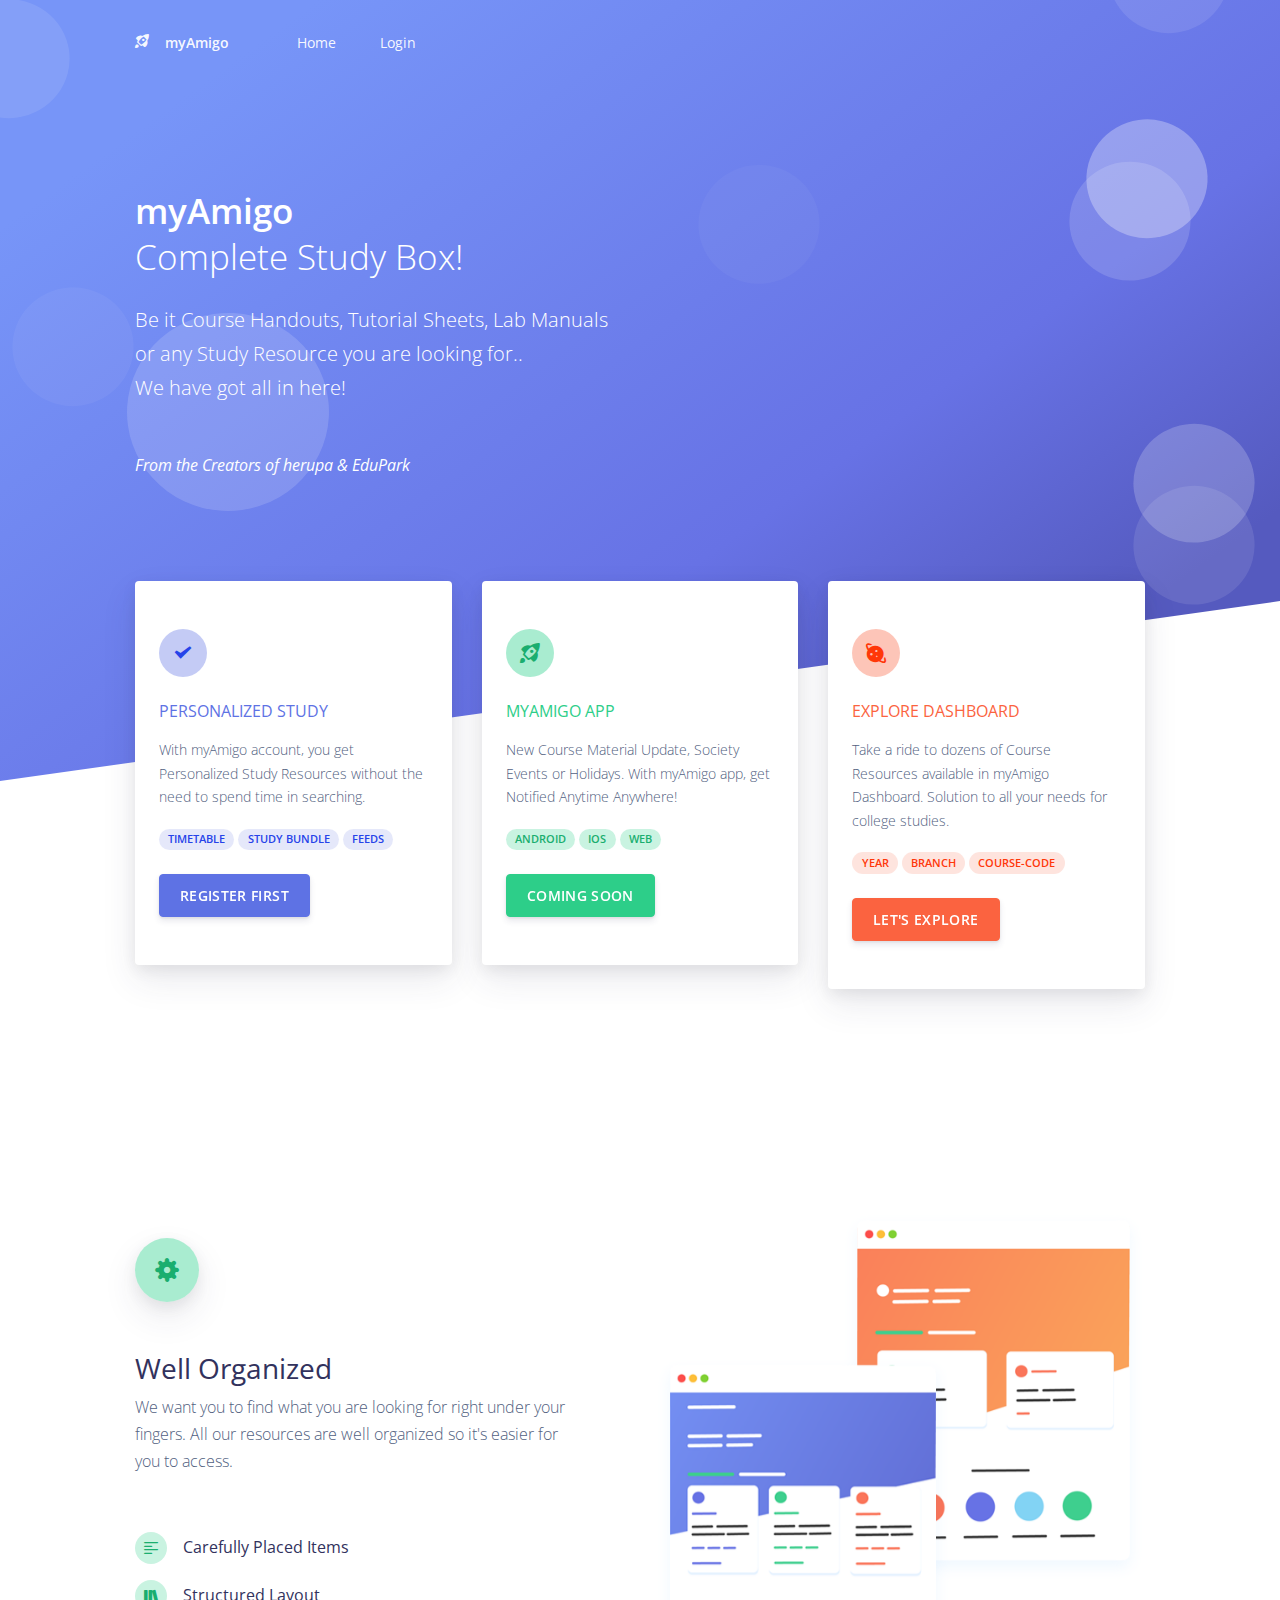
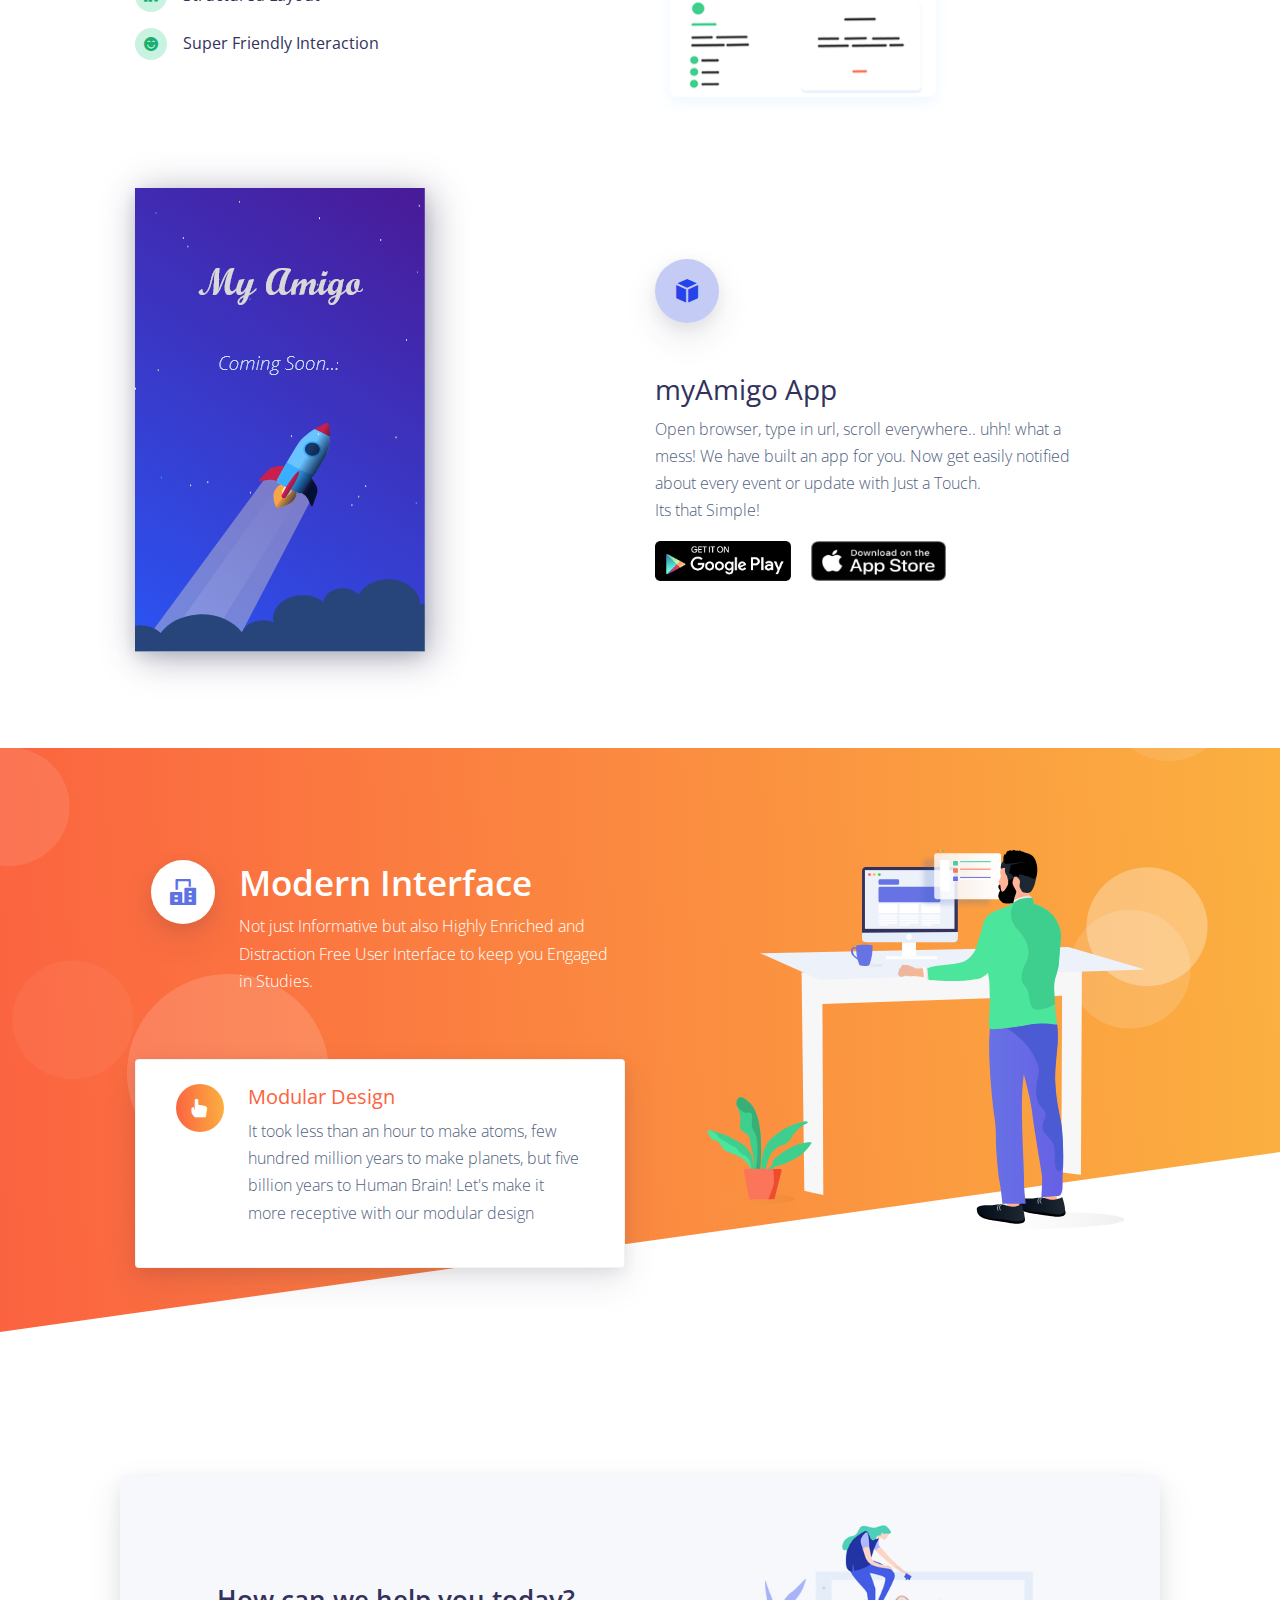
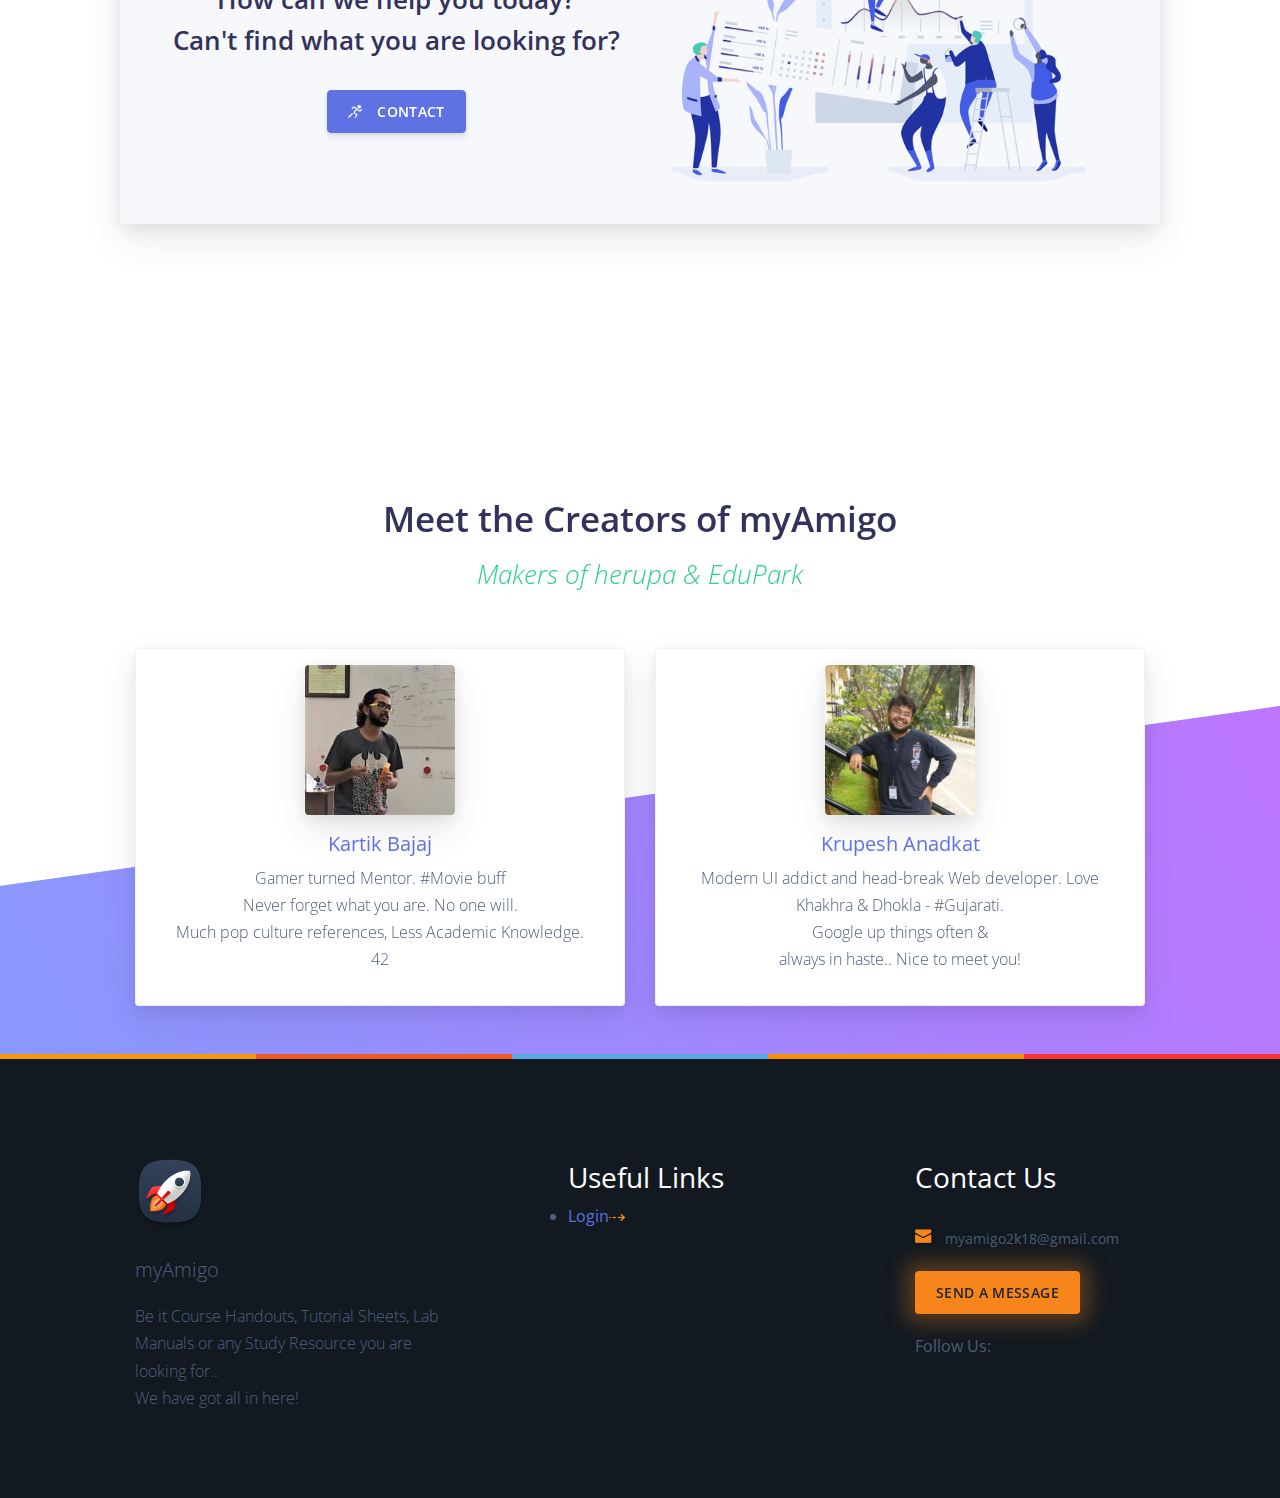
<file: index.html>
<!DOCTYPE html>
<html>

<head>
  <meta charset="utf-8">
  <meta name="viewport" content="width=device-width, initial-scale=1, shrink-to-fit=no">
  <meta name="description" content="Welcome to myAmigo - Your Friend for all College Study Resources. Explore our site">
  <meta name="author" content="Kartik & Krupesh">
  <!-- Global site tag (gtag.js) - Google Analytics -->
  <title>myAmigo</title>
  <!-- Fonts -->
  <link href="https://fonts.googleapis.com/css?family=Open+Sans:300,400,600,700" rel="stylesheet">
  <!-- Icons -->
  <link href="assets/vendor/nucleo/css/nucleo.css" rel="stylesheet">
  <link rel="stylesheet" href="https://use.fontawesome.com/releases/v5.2.0/css/all.css" integrity="sha384-hWVjflwFxL6sNzntih27bfxkr27PmbbK/iSvJ+a4+0owXq79v+lsFkW54bOGbiDQ" crossorigin="anonymous">
  <!-- Argon CSS -->
  <link type="text/css" href="assets/css/argon.css?v=1.0.0" rel="stylesheet">
  <!-- Amigo CSS -->
  <link rel="stylesheet" href="assets/css/amigo.css">
  <script async src="https://www.googletagmanager.com/gtag/js?id=UA-123775236-1"></script>
  <script>
  window.dataLayer = window.dataLayer || [];
  function gtag(){dataLayer.push(arguments);}
  gtag('js', new Date());
  gtag('config', 'UA-123775236-1');
  </script>
  <script async src="//pagead2.googlesyndication.com/pagead/js/adsbygoogle.js"></script>
  <script>
    (adsbygoogle = window.adsbygoogle || []).push({
      google_ad_client: "ca-pub-7845336088709056",
      enable_page_level_ads: true
    });
  </script>
  <link rel="apple-touch-icon" sizes="57x57" href="favicon/apple-icon-57x57.png">
  <link rel="apple-touch-icon" sizes="60x60" href="favicon/apple-icon-60x60.png">
  <link rel="apple-touch-icon" sizes="72x72" href="favicon/apple-icon-72x72.png">
  <link rel="apple-touch-icon" sizes="76x76" href="favicon/apple-icon-76x76.png">
  <link rel="apple-touch-icon" sizes="114x114" href="favicon/apple-icon-114x114.png">
  <link rel="apple-touch-icon" sizes="120x120" href="favicon/apple-icon-120x120.png">
  <link rel="apple-touch-icon" sizes="144x144" href="favicon/apple-icon-144x144.png">
  <link rel="apple-touch-icon" sizes="152x152" href="favicon/apple-icon-152x152.png">
  <link rel="apple-touch-icon" sizes="180x180" href="favicon/apple-icon-180x180.png">
  <link rel="icon" type="image/png" sizes="192x192"  href="favicon/android-icon-192x192.png">
  <link rel="icon" type="image/png" sizes="32x32" href="favicon/favicon-32x32.png">
  <link rel="icon" type="image/png" sizes="96x96" href="favicon/favicon-96x96.png">
  <link rel="icon" type="image/png" sizes="16x16" href="favicon/favicon-16x16.png">
  <link rel="manifest" href="favicon/manifest.json">
  <meta name="msapplication-TileColor" content="#222222">
  <meta name="msapplication-TileImage" content="favicon/ms-icon-144x144.png">
  <meta name="theme-color" content="#222222">
</head>

<body>
  <header class="header-global">
    <nav id="navbar-main" class="navbar navbar-main navbar-expand-lg navbar-transparent navbar-light">
      <div class="container">
        <a class="navbar-brand mr-lg-5" href="index.html">
            <i class="ni ni-spaceship"></i><span class="ml-3" style="text-transform: none">myAmigo</span>
        </a>
        <button class="navbar-toggler" type="button" data-toggle="collapse" data-target="#navbar_global" aria-controls="navbar_global" aria-expanded="false" aria-label="Toggle navigation">
          <span class="navbar-toggler-icon"></span>
        </button>
        <div class="navbar-collapse collapse" id="navbar_global">
          <div class="navbar-collapse-header">
            <div class="row">
              <div class="col-8 collapse-brand">
                <a href="index.html">
                    <div class="icon icon-shape bg-gradient-primary rounded-circle text-white pt-2"><i class="ni ni-spaceship"></i></div><span class="ml-3">myAmigo</span>
                </a>
              </div>
              <div class="col-4 collapse-close">
                <button type="button" class="navbar-toggler" data-toggle="collapse" data-target="#navbar_global" aria-controls="navbar_global" aria-expanded="false" aria-label="Toggle navigation">
                  <span></span>
                  <span></span>
                </button>
              </div>
            </div>
          </div>
          <ul class="navbar-nav navbar-nav-hover align-items-lg-center">
            <li class="nav-item">
              <a href="index.html" class="nav-link">
                <i class="ni ni-building d-lg-none"></i>
                <span class="nav-link-inner--text">Home</span>
              </a>
            </li>
            <!-- <li class="nav-item">
              <a href="http://thapar.edu/students/pages/webkiosk" class="nav-link">
                <i class="ni ni-ruler-pencil d-lg-none"></i>
                <span class="nav-link-inner--text">WebKiosk</span>
              </a>
            </li>
            <li class="nav-item">
              <a href="http://www.thapar.edu/upload/files/17_ACADEMIC_CALENDAR_%282018-19%29.pdf" class="nav-link">
                <i class="ni ni-calendar-grid-58 d-lg-none"></i>
                <span class="nav-link-inner--text">Academic Calendar</span>
              </a>
            </li>
            <li class="nav-item">
              <a href="http://www.thapar.edu/images/CircularforHolidays18.pdf" class="nav-link">
                <i class="ni ni-calendar-grid-58 d-lg-none"></i>
                <span class="nav-link-inner--text">Holiday Calendar</span>
              </a>
            </li> -->
            <li class="nav-item">
              <a href="https://go.myamigo.in" class="nav-link">
                <i class="ni ni-single-02 d-lg-none"></i>
                <span class="nav-link-inner--text">Login</span>
              </a>
            </li>
            <!-- <li class="nav-item">
              <a href="#" class="nav-link" data-toggle="dropdown" role="button">
                <i class="ni ni-user-run d-lg-none"></i>
                <span class="nav-link-inner--text">Guest</span>
              </a>
            </li> -->
            <!-- <li class="nav-item dropdown">
              <a href="#" class="nav-link" data-toggle="dropdown" role="button">
                <i class="ni ni-planet d-lg-none"></i>
                <span class="nav-link-inner--text">Year</span>
              </a>
              <div class="dropdown-menu">
                <a href="1stYear/index.html" target="_blank" class="dropdown-item">1st Year</a>
                <a href="2ndYear/index.html" target="_blank" class="dropdown-item">2nd Year</a>
                <a href="3rdYear/index.html" target="_blank" class="dropdown-item">3rd Year</a>
                <a href="#" class="dropdown-item">4th Year</a>
              </div>
            </li> -->
          </ul>
        </div>
      </div>
    </nav>
  </header>
  <main>
    <div class="position-relative">
      <!-- shape Hero -->
      <section class="section-shaped my-0">
        <div class="shape shape-style-1 shape-default shape-skew">
          <span></span>
          <span></span>
          <span></span>
          <span></span>
          <span></span>
          <span></span>
          <span></span>
          <span></span>
          <span></span>
        </div>
        <div class="container shape-container d-flex">
          <div class="col px-0">
            <div class="row">
              <div class="col-lg-6">
                <h1 class="display-3  text-white">myAmigo
                  <span>Complete Study Box!</span>
                </h1>
                <p class="lead  text-white">Be it Course Handouts, Tutorial Sheets, Lab Manuals or any Study Resource you are looking for..<br> We have got all in here! </p>
                <div class="btn-wrapper text-white font-italic">
                  From the Creators of herupa & EduPark
                  </a>
                </div>
              </div>
            </div>
          </div>
        </div>
      </section>
      <!-- 1st Hero Variation -->
    </div>
    <section class="section section-lg pt-lg-0 mt--200">
      <div class="container">
        <div class="row justify-content-center">
          <div class="col-lg-12">
            <div class="row row-grid">
              <div class="col-lg-4">
                <div class="card card-lift--hover shadow border-0">
                  <div class="card-body py-5">
                    <div class="icon icon-shape icon-shape-primary rounded-circle mb-4">
                      <i class="ni ni-check-bold"></i>
                    </div>
                    <h6 class="text-primary text-uppercase">Personalized Study</h6>
                    <p class="description mt-3">With myAmigo account, you get Personalized Study Resources without the need to spend time in searching.</p>
                    <div>
                      <span class="badge badge-pill badge-primary">Timetable</span>
                      <span class="badge badge-pill badge-primary">Study Bundle</span>
                      <span class="badge badge-pill badge-primary">Feeds</span>
                    </div>
                    <a href="https://goo.gl/forms/jRDNLPTZpUHt4UUj2" class="btn btn-primary mt-4">Register First</a>
                  </div>
                </div>
              </div>
              <div class="col-lg-4">
                <div class="card card-lift--hover shadow border-0">
                  <div class="card-body py-5">
                    <div class="icon icon-shape icon-shape-success rounded-circle mb-4">
                      <i class="ni ni-spaceship"></i>
                    </div>
                    <h6 class="text-success text-uppercase">myAmigo App</h6>
                    <p class="description mt-3">New Course Material Update, Society Events or Holidays. With myAmigo app, get Notified Anytime Anywhere!</p>
                    <div>
                      <span class="badge badge-pill badge-success">Android</span>
                      <span class="badge badge-pill badge-success">iOS</span>
                      <span class="badge badge-pill badge-success">Web</span>
                    </div>
                    <a href="#" class="btn btn-success mt-4">Coming Soon</a>
                  </div>
                </div>
              </div>
              <div class="col-lg-4">
                <div class="card card-lift--hover shadow border-0">
                  <div class="card-body py-5">
                    <div class="icon icon-shape icon-shape-warning rounded-circle mb-4">
                      <i class="ni ni-planet"></i>
                    </div>
                    <h6 class="text-warning text-uppercase">Explore Dashboard</h6>
                    <p class="description mt-3">Take a ride to dozens of Course Resources available in myAmigo Dashboard. Solution to all your needs for college studies.</p>
                    <div>
                      <span class="badge badge-pill badge-warning">Year</span>
                      <span class="badge badge-pill badge-warning">Branch</span>
                      <span class="badge badge-pill badge-warning">Course-Code</span>
                    </div>
                    <a href="#" class="btn btn-warning mt-4">Let's Explore</a>
                  </div>
                </div>
              </div>
            </div>
          </div>
        </div>
      </div>
    </section>
    <section class="section section-lg">
      <div class="container">
        <div class="row row-grid align-items-center">
          <div class="col-md-6 order-md-2">
            <img src="../assets/img/theme/promo-1.png" class="img-fluid floating">
          </div>
          <div class="col-md-6 order-md-1">
            <div class="pr-md-5">
              <div class="icon icon-lg icon-shape icon-shape-success shadow rounded-circle mb-5">
                <i class="ni ni-settings-gear-65"></i>
              </div>
              <h3>Well Organized</h3>
              <p>We want you to find what you are looking for right under your fingers. All our resources are well organized so it's easier for you to access.</p>
              <ul class="list-unstyled mt-5">
                <li class="py-2">
                  <div class="d-flex align-items-center">
                    <div>
                      <div class="badge badge-circle badge-success mr-3">
                        <i class="ni ni-align-left-2"></i>
                      </div>
                    </div>
                    <div>
                      <h6 class="mb-0">Carefully Placed Items</h6>
                    </div>
                  </div>
                </li>
                <li class="py-2">
                  <div class="d-flex align-items-center">
                    <div>
                      <div class="badge badge-circle badge-success mr-3">
                        <i class="ni ni-books"></i>
                      </div>
                    </div>
                    <div>
                      <h6 class="mb-0">Structured Layout</h6>
                    </div>
                  </div>
                </li>
                <li class="py-2">
                  <div class="d-flex align-items-center">
                    <div>
                      <div class="badge badge-circle badge-success mr-3">
                        <i class="ni ni-satisfied"></i>
                      </div>
                    </div>
                    <div>
                      <h6 class="mb-0">Super Friendly Interaction</h6>
                    </div>
                  </div>
                </li>
              </ul>
            </div>
          </div>
        </div>
        <div class="row row-grid align-items-center">
          <div class="col-md-6 order-md-1">
            <img src="../assets/img/theme/App.png" class="img-fluid shadow-app floating">
          </div>
          <div class="col-md-6 order-md-2">
            <div class="pr-md-5">
              <div class="icon icon-lg icon-shape icon-shape-primary shadow rounded-circle mb-5">
                <i class="ni ni-app"></i>
              </div>
              <h3>myAmigo App</h3>
              <p>Open browser, type in url, scroll everywhere.. uhh! what a mess! We have built an app for you. Now get easily notified about every event or update with Just a Touch. <br>Its that Simple!</p>
              <div class="btn-wrapper">
                  <a href="#" class="mb-3 mb-sm-0 mr-md-3" role="button">
                    <img src="assets/img/theme/android.png" height="40" alt="android">
                  </a>
                  <a href="#" class="mb-3 mb-sm-0 mr-md-3" role="button">
                      <img src="assets/img/theme/ios.png" height="40" alt="android">
                    </a>
                </div>
            </div>
          </div>
        </div>
      </div>
    </section>
    <section class="section section section-shaped my-0 overflow-hidden">
      <div class="shape shape-style-1 bg-gradient-warning shape-skew">
        <span></span>
        <span></span>
        <span></span>
        <span></span>
        <span></span>
        <span></span>
      </div>
      <div class="container py-0">
        <div class="row row-grid align-items-center">
          <div class="col-md-6 order-lg-2 ml-lg-auto">
            <div class="position-relative pl-md-5">
              <img src="../assets/img/ill/ill-2.svg" class="img-center img-fluid">
            </div>
          </div>
          <div class="col-lg-6 order-lg-1">
            <div class="d-flex px-3">
              <div>
                <div class="icon icon-lg icon-shape bg-gradient-white shadow rounded-circle text-primary">
                  <i class="ni ni-building text-primary"></i>
                </div>
              </div>
              <div class="pl-4">
                <h4 class="display-3 text-white">Modern Interface</h4>
                <p class="text-white">Not just Informative but also Highly Enriched and Distraction Free User Interface to keep you Engaged in Studies. </p>
              </div>
            </div>
            <div class="card shadow shadow-lg--hover mt-5">
              <div class="card-body">
                <div class="d-flex px-3">
                  <div>
                    <div class="icon icon-shape bg-gradient-warning rounded-circle text-white">
                      <i class="ni ni-active-40"></i>
                    </div>
                  </div>
                  <div class="pl-4">
                    <h5 class="title text-warning">Modular Design</h5>
                    <p>It took less than an hour to make atoms, few hundred million years to make planets, but five billion years to Human Brain! Let's make it more receptive with our modular design</p>
                  </div>
                </div>
              </div>
            </div>
          </div>
        </div>
      </div>
    </section>
    <section class="section contact-section">
      <div class="container pt-md-5">
        <div class="row contact text-center mb-lg pt-md-5 shadow">
          <div class="col-lg-6">
            <h2 class="display-4">How can we help you today?</h2>
            <h2 class="display-4">Can't find what you are looking for?</h2>
            <button class="btn btn-icon btn-3 btn-primary mt-4" type="button">
                <span class="btn-inner--icon"><i class="ni ni-user-run"></i></span>
                  <span class="btn-inner--text">Contact</span>
              </button>              
          </div>
          <div class="col-lg-6 mt-5-small">
              <img src="assets/img/ill/cont.svg" alt="">
            </div>
        </div>
      </div>
    </section>
  </main>
  <footer class="footer has-cards">
      <div class="container">
          <div class="row row-grid justify-content-center">
              <div class="col-lg-8 text-center">
                <h2 class="display-3">Meet the Creators of myAmigo
                  <span class="text-success display-4 mt-3 font-italic">Makers of herupa & EduPark</span>
                </h2>
              </div>
            </div>
          <div class="row">
              <div class="col-md-6">
                <div class="card shadow shadow-lg--hover mt-5 text-center">
                    <div class="card-body p-3">
                        <img src="assets/img/theme/kb.jpg" alt="" class="img-fluid rounded shadow" style="width: 150px;">
                          <h5 class="title text-primary pt-3"><a href = "https://www.kartikbajaj.xyz">Kartik Bajaj</a></h5>
                          <p>Gamer turned Mentor. #Movie buff <br>Never forget what you are. No one will. <br>Much pop culture references, Less Academic Knowledge. <br>42</p>
                      </div>
                  </div>
              </div>
              <div class="col-md-6">
                <div class="card shadow shadow-lg--hover mt-5 text-center">
                    <div class="card-body p-3">
                      <img src="assets/img/theme/ka.png" alt="" class="img-fluid rounded shadow" style="width: 150px;">
                        <h5 class="title text-primary pt-3">Krupesh Anadkat</h5>
                        <p>Modern UI addict and head-break Web developer. Love Khakhra & Dhokla - #Gujarati.<br> Google up things often & <br>always in haste.. Nice to meet you!</p>
                    </div>
                  </div>
              </div>
          </div>
        </div>
  </footer>
  
  <footer class="footer footer-2">
      <div class="footer-top-border-style">
      <span class="border-bg-one"></span>
      <span class="border-bg-two"></span>
      <span class="border-bg-three"></span>
      <span class="border-bg-four"></span>
      <span class="border-bg-five"></span>
    </div>
    
    <div class="footer-top-section section-padding">
      <div class="container">
        <div class="row">
          <div class="col-md-5 col-lg-4 col-sm-12">
            <div class="widget footer-widget about-widget">
              <div class="widget-title mb-20">
                <img src="assets/img/brand/rocket-icon.png" height="70" alt="">
              </div>
              <div class="widget-about-info mb-30">
                <p class="lead">myAmigo</p>
                <p>Be it Course Handouts, Tutorial Sheets, Lab Manuals or any Study Resource you are looking for..<br> We have got all in here! </p>
              </div>
            </div>
          </div> 
          <div class="col-sm-6 col-md-3 col-lg-3 offset-lg-1">
            <div class="widget footer-widget footer-widget-link">
              <h3 class="widget-title">Useful Links</h3>
                <li><a href="https://go.myamigo.in/">Login</a><img src="assets/img/theme/rightArrow.png" alt=""></li>
              </ul>
            </div>
          </div> 
          <div class="col-sm-6 col-md-4 col-lg-3 offset-lg-1">
            <div class="widget footer-widget contact-widget">
              <h3 class="widget-title">Contact Us</h3>
              <ul class="list-unstyled widget-contact-list">
                <li class="contact-mail">
                  <i class="ni ni-email-83"></i>
                  <a href="#">myamigo2k18@gmail.com</a>
                </li>
              </ul>
              <div class="contact-msg-button">
                <a href="mailto:myamigo2k18@gmail.com" class="btn btn-secondary btn-round">Send a Message</a>
              </div>
              <ul class="list-inline social-link">
                <li>Follow Us: </li>
                <li class="d-inline"><a href="https://facebook.com/myamigotu"><i class="fab fa-facebook fa-lg"></i></a></li>
                <li class="d-inline"><a href="#"><i class="fab fa-twitter-square fa-lg"></i></a></li>
                <li class="d-inline"><a href="#"><i class="fab fa-google-plus-square fa-lg"></i></a></li>
             </ul>
           </div>
          </div>
        </div> 
      </div>
    </div>
  </footer>
  <!-- Core -->
  <script src="assets/vendor/jquery/jquery.min.js"></script>
  <script src="assets/vendor/popper/popper.min.js"></script>
  <script src="assets/vendor/bootstrap/bootstrap.min.js"></script>
  <script src="assets/vendor/headroom/headroom.min.js"></script>
  <!-- Argon JS -->
  <script src="assets/js/argon.js?v=1.0.0"></script>
</body>

</html>

<!-- <div class="icon icon-shape bg-gradient-primary rounded-circle text-white pt-2"></div> -->
</file>
<file: assets/vendor/nucleo/css/nucleo.css>
/*--------------------------------

hermes-dashboard-icons Web Font - built using nucleoapp.com
License - nucleoapp.com/license/

-------------------------------- */
@font-face {
  font-family: 'NucleoIcons';
  src: url('../fonts/nucleo-icons.eot');
  src: url('../fonts/nucleo-icons.eot') format('embedded-opentype'), url('../fonts/nucleo-icons.woff2') format('woff2'), url('../fonts/nucleo-icons.woff') format('woff'), url('../fonts/nucleo-icons.ttf') format('truetype'), url('../fonts/nucleo-icons.svg') format('svg');
  font-weight: normal;
  font-style: normal;
}
/*------------------------
    base class definition
-------------------------*/
.ni {
  display: inline-block;
  font: normal normal normal 14px/1 NucleoIcons;
  font-size: inherit;
  text-rendering: auto;
  -webkit-font-smoothing: antialiased;
  -moz-osx-font-smoothing: grayscale;
}
/*------------------------
  change icon size
-------------------------*/
.ni-lg {
  font-size: 1.33333333em;
  line-height: 0.75em;
  vertical-align: -15%;
}
.ni-2x {
  font-size: 2em;
}
.ni-3x {
  font-size: 3em;
}
.ni-4x {
  font-size: 4em;
}
.ni-5x {
  font-size: 5em;
}

/*----------------------------------
  add a square/circle background
-----------------------------------*/
.ni.square,
.ni.circle {
  padding: 0.33333333em;
  vertical-align: -16%;
  background-color: #eee;
}
.ni.circle {
  border-radius: 50%;
}
/*------------------------
  list icons
-------------------------*/
.ni-ul {
  padding-left: 0;
  margin-left: 2.14285714em;
  list-style-type: none;
}
.ni-ul > li {
  position: relative;
}
.ni-ul > li > .ni {
  position: absolute;
  left: -1.57142857em;
  top: 0.14285714em;
  text-align: center;
}
.ni-ul > li > .ni.lg {
  top: 0;
  left: -1.35714286em;
}
.ni-ul > li > .ni.circle,
.ni-ul > li > .ni.square {
  top: -0.19047619em;
  left: -1.9047619em;
}
/*------------------------
  spinning icons
-------------------------*/
.ni.spin {
  -webkit-animation: nc-spin 2s infinite linear;
  -moz-animation: nc-spin 2s infinite linear;
  animation: nc-spin 2s infinite linear;
}
@-webkit-keyframes nc-spin {
  0% {
    -webkit-transform: rotate(0deg);
  }
  100% {
    -webkit-transform: rotate(360deg);
  }
}
@-moz-keyframes nc-spin {
  0% {
    -moz-transform: rotate(0deg);
  }
  100% {
    -moz-transform: rotate(360deg);
  }
}
@keyframes nc-spin {
  0% {
    -webkit-transform: rotate(0deg);
    -moz-transform: rotate(0deg);
    -ms-transform: rotate(0deg);
    -o-transform: rotate(0deg);
    transform: rotate(0deg);
  }
  100% {
    -webkit-transform: rotate(360deg);
    -moz-transform: rotate(360deg);
    -ms-transform: rotate(360deg);
    -o-transform: rotate(360deg);
    transform: rotate(360deg);
  }
}
/*------------------------
  rotated/flipped icons
-------------------------*/
.ni.rotate-90 {
  filter: progid:DXImageTransform.Microsoft.BasicImage(rotation=1);
  -webkit-transform: rotate(90deg);
  -moz-transform: rotate(90deg);
  -ms-transform: rotate(90deg);
  -o-transform: rotate(90deg);
  transform: rotate(90deg);
}
.ni.rotate-180 {
  filter: progid:DXImageTransform.Microsoft.BasicImage(rotation=2);
  -webkit-transform: rotate(180deg);
  -moz-transform: rotate(180deg);
  -ms-transform: rotate(180deg);
  -o-transform: rotate(180deg);
  transform: rotate(180deg);
}
.ni.rotate-270 {
  filter: progid:DXImageTransform.Microsoft.BasicImage(rotation=3);
  -webkit-transform: rotate(270deg);
  -moz-transform: rotate(270deg);
  -ms-transform: rotate(270deg);
  -o-transform: rotate(270deg);
  transform: rotate(270deg);
}
.ni.flip-y {
  filter: progid:DXImageTransform.Microsoft.BasicImage(rotation=0);
  -webkit-transform: scale(-1, 1);
  -moz-transform: scale(-1, 1);
  -ms-transform: scale(-1, 1);
  -o-transform: scale(-1, 1);
  transform: scale(-1, 1);
}
.ni.flip-x {
  filter: progid:DXImageTransform.Microsoft.BasicImage(rotation=2);
  -webkit-transform: scale(1, -1);
  -moz-transform: scale(1, -1);
  -ms-transform: scale(1, -1);
  -o-transform: scale(1, -1);
  transform: scale(1, -1);
}
/*------------------------
    font icons
-------------------------*/

.ni-active-40::before {
    content: "\ea02";
}

.ni-air-baloon::before {
    content: "\ea03";
}

.ni-album-2::before {
    content: "\ea04";
}

.ni-align-center::before {
    content: "\ea05";
}

.ni-align-left-2::before {
    content: "\ea06";
}

.ni-ambulance::before {
    content: "\ea07";
}

.ni-app::before {
    content: "\ea08";
}

.ni-archive-2::before {
    content: "\ea09";
}

.ni-atom::before {
    content: "\ea0a";
}

.ni-badge::before {
    content: "\ea0b";
}

.ni-bag-17::before {
    content: "\ea0c";
}

.ni-basket::before {
    content: "\ea0d";
}

.ni-bell-55::before {
    content: "\ea0e";
}

.ni-bold-down::before {
    content: "\ea0f";
}

.ni-bold-left::before {
    content: "\ea10";
}

.ni-bold-right::before {
    content: "\ea11";
}

.ni-bold-up::before {
    content: "\ea12";
}

.ni-bold::before {
    content: "\ea13";
}

.ni-book-bookmark::before {
    content: "\ea14";
}

.ni-books::before {
    content: "\ea15";
}

.ni-box-2::before {
    content: "\ea16";
}

.ni-briefcase-24::before {
    content: "\ea17";
}

.ni-building::before {
    content: "\ea18";
}

.ni-bulb-61::before {
    content: "\ea19";
}

.ni-bullet-list-67::before {
    content: "\ea1a";
}

.ni-bus-front-12::before {
    content: "\ea1b";
}

.ni-button-pause::before {
    content: "\ea1c";
}

.ni-button-play::before {
    content: "\ea1d";
}

.ni-button-power::before {
    content: "\ea1e";
}

.ni-calendar-grid-58::before {
    content: "\ea1f";
}

.ni-camera-compact::before {
    content: "\ea20";
}

.ni-caps-small::before {
    content: "\ea21";
}

.ni-cart::before {
    content: "\ea22";
}

.ni-chart-bar-32::before {
    content: "\ea23";
}

.ni-chart-pie-35::before {
    content: "\ea24";
}

.ni-chat-round::before {
    content: "\ea25";
}

.ni-check-bold::before {
    content: "\ea26";
}

.ni-circle-08::before {
    content: "\ea27";
}

.ni-cloud-download-95::before {
    content: "\ea28";
}

.ni-cloud-upload-96::before {
    content: "\ea29";
}

.ni-compass-04::before {
    content: "\ea2a";
}

.ni-controller::before {
    content: "\ea2b";
}

.ni-credit-card::before {
    content: "\ea2c";
}

.ni-curved-next::before {
    content: "\ea2d";
}

.ni-delivery-fast::before {
    content: "\ea2e";
}

.ni-diamond::before {
    content: "\ea2f";
}

.ni-email-83::before {
    content: "\ea30";
}

.ni-fat-add::before {
    content: "\ea31";
}

.ni-fat-delete::before {
    content: "\ea32";
}

.ni-fat-remove::before {
    content: "\ea33";
}

.ni-favourite-28::before {
    content: "\ea34";
}

.ni-folder-17::before {
    content: "\ea35";
}

.ni-glasses-2::before {
    content: "\ea36";
}

.ni-hat-3::before {
    content: "\ea37";
}

.ni-headphones::before {
    content: "\ea38";
}

.ni-html5::before {
    content: "\ea39";
}

.ni-istanbul::before {
    content: "\ea3a";
}

.ni-key-25::before {
    content: "\ea3b";
}

.ni-laptop::before {
    content: "\ea3c";
}

.ni-like-2::before {
    content: "\ea3d";
}

.ni-lock-circle-open::before {
    content: "\ea3e";
}

.ni-map-big::before {
    content: "\ea3f";
}

.ni-mobile-button::before {
    content: "\ea40";
}

.ni-money-coins::before {
    content: "\ea41";
}

.ni-note-03::before {
    content: "\ea42";
}

.ni-notification-70::before {
    content: "\ea43";
}

.ni-palette::before {
    content: "\ea44";
}

.ni-paper-diploma::before {
    content: "\ea45";
}

.ni-pin-3::before {
    content: "\ea46";
}

.ni-planet::before {
    content: "\ea47";
}

.ni-ruler-pencil::before {
    content: "\ea48";
}

.ni-satisfied::before {
    content: "\ea49";
}

.ni-scissors::before {
    content: "\ea4a";
}

.ni-send::before {
    content: "\ea4b";
}

.ni-settings-gear-65::before {
    content: "\ea4c";
}

.ni-settings::before {
    content: "\ea4d";
}

.ni-single-02::before {
    content: "\ea4e";
}

.ni-single-copy-04::before {
    content: "\ea4f";
}

.ni-sound-wave::before {
    content: "\ea50";
}

.ni-spaceship::before {
    content: "\ea51";
}

.ni-square-pin::before {
    content: "\ea52";
}

.ni-support-16::before {
    content: "\ea53";
}

.ni-tablet-button::before {
    content: "\ea54";
}

.ni-tag::before {
    content: "\ea55";
}

.ni-tie-bow::before {
    content: "\ea56";
}

.ni-time-alarm::before {
    content: "\ea57";
}

.ni-trophy::before {
    content: "\ea58";
}

.ni-tv-2::before {
    content: "\ea59";
}

.ni-umbrella-13::before {
    content: "\ea5a";
}

.ni-user-run::before {
    content: "\ea5b";
}

.ni-vector::before {
    content: "\ea5c";
}

.ni-watch-time::before {
    content: "\ea5d";
}

.ni-world::before {
    content: "\ea5e";
}

.ni-zoom-split-in::before {
    content: "\ea5f";
}

.ni-collection::before {
    content: "\ea60";
}

.ni-image::before {
    content: "\ea61";
}

.ni-shop::before {
    content: "\ea62";
}

.ni-ungroup::before {
    content: "\ea63";
}

.ni-world-2::before {
    content: "\ea64";
}

.ni-ui-04::before {
    content: "\ea65";
}


/* all icon font classes list here */
</file>
<file: assets/css/amigo.css>
/* General
************************/
::-webkit-scrollbar{
    display: none;
}

.shadow-app {
    box-shadow: 5px 5px 35px rgba(50, 50, 93, .4), 0 5px 15px rgba(0, 0, 0, .1) !important;
}
.contact-section{
    padding: 6rem 2rem;
}
.row.contact{
    padding: 2rem;
    background-color: #F7F8FC;
    display: flex;
    justify-content: space-between;
    align-items: center;
}
.footer.has-cards:before {
    position: absolute;
    top: 800px;
    right: 0;
    left: 0;
    height: 2000px;
    content: '';
    transform: skew(0, -8deg);
    background-color: #8EC5FC;
    background-image: linear-gradient(62deg, rgb(100, 177, 255) 0%, rgb(189, 118, 255) 100%);
}
@media (max-width: 576px) {
    .mt-5-small{
        margin-top: 2.5rem !important;
    }
    footer .footer-widget-link ul {
        margin: 0 0 30px 0;
    }
    footer .contact-widget .widget-contact-list{
        margin-top: 18px;
    }
}

/* footer */
.footer.footer-2{
    padding-bottom: 0;
    padding-top: 0;
}
.footer-menu li a:hover {
    color: #f6861c
}

.footer-widget .widget-title {
    color: #fff
}

.footer-widget-link ul {
    margin: 30px 0 0
}

.footer-widget-link ul li a {
    color: #4b5d73;
    display: inline-block;
    margin-bottom: 5px;
    padding: 5px 10px 5px 0;
    transform: translateX(0)
}

.footer-widget-link ul li:hover a{
    color: #f6861c!important;
    transform: translateX(5px);
    transition: all .3s ease-in-out
}

.footer-widget-link ul li img {
    transform: translateX(0px);
    opacity: 0;
    visibility: hidden;
    transition: all .3s ease-in-out
}

.footer-widget-link ul li:hover img {
    transform: translateX(10px);
    opacity: 1;
    visibility: visible
}
.footer-top-section {
    background-color: #121921;
    box-shadow: 0 10px 60px rgba(18,25,33,.4);
    padding-top: 100px;
    padding-bottom: 70px;
}

.footer-top-border-style {
    height: 5px
}

.footer-top-border-style .border-bg-one {
    height: 100%;
    width: 20%;
    float: left;
    background-color: #f99800
}

.footer-top-border-style .border-bg-two {
    height: 100%;
    width: 20%;
    float: left;
    background-color: #f05924
}

.footer-top-border-style .border-bg-three {
    height: 100%;
    width: 20%;
    float: left;
    background-color: #59aae2
}

.footer-top-border-style .border-bg-four {
    height: 100%;
    width: 20%;
    float: left;
    background-color: #f89101
}

.footer-top-border-style .border-bg-five {
    height: 100%;
    width: 20%;
    float: left;
    background-color: #ff3133
}
.contact-widget ul li i {
    color: #f6861c;
    margin-right: 10px
}

.contact-widget .widget-contact-list li:first-child {
    margin-bottom: 15px
}

.contact-widget .widget-contact-list {
    margin-top: 30px
}

.contact-widget .widget-contact-list li span,.contact-widget .widget-contact-list li a {
    color: #4b5d73
}

.contact-msg-button {
    margin: 20px 0
}

.contact-widget .social-link li {
    color: #4b5d73;
    font-size: 16px
}

.contact-widget .social-link li:first-child {
    margin-right: 20px
}

.contact-widget .social-link li a {
    color: #839dbc;
    font-size: 18px
}

.contact-widget .social-link li a:hover {
    color: #f6861c
}

.btn-secondary:hover {
    background-color: #da6d05;
    border-color: transparent;
}
.btn-secondary {
    border-color: transparent;
    background-color: #f6861c;
    box-shadow: 0 0 20px 10px rgba(246,134,28,.3);
}
</file>
